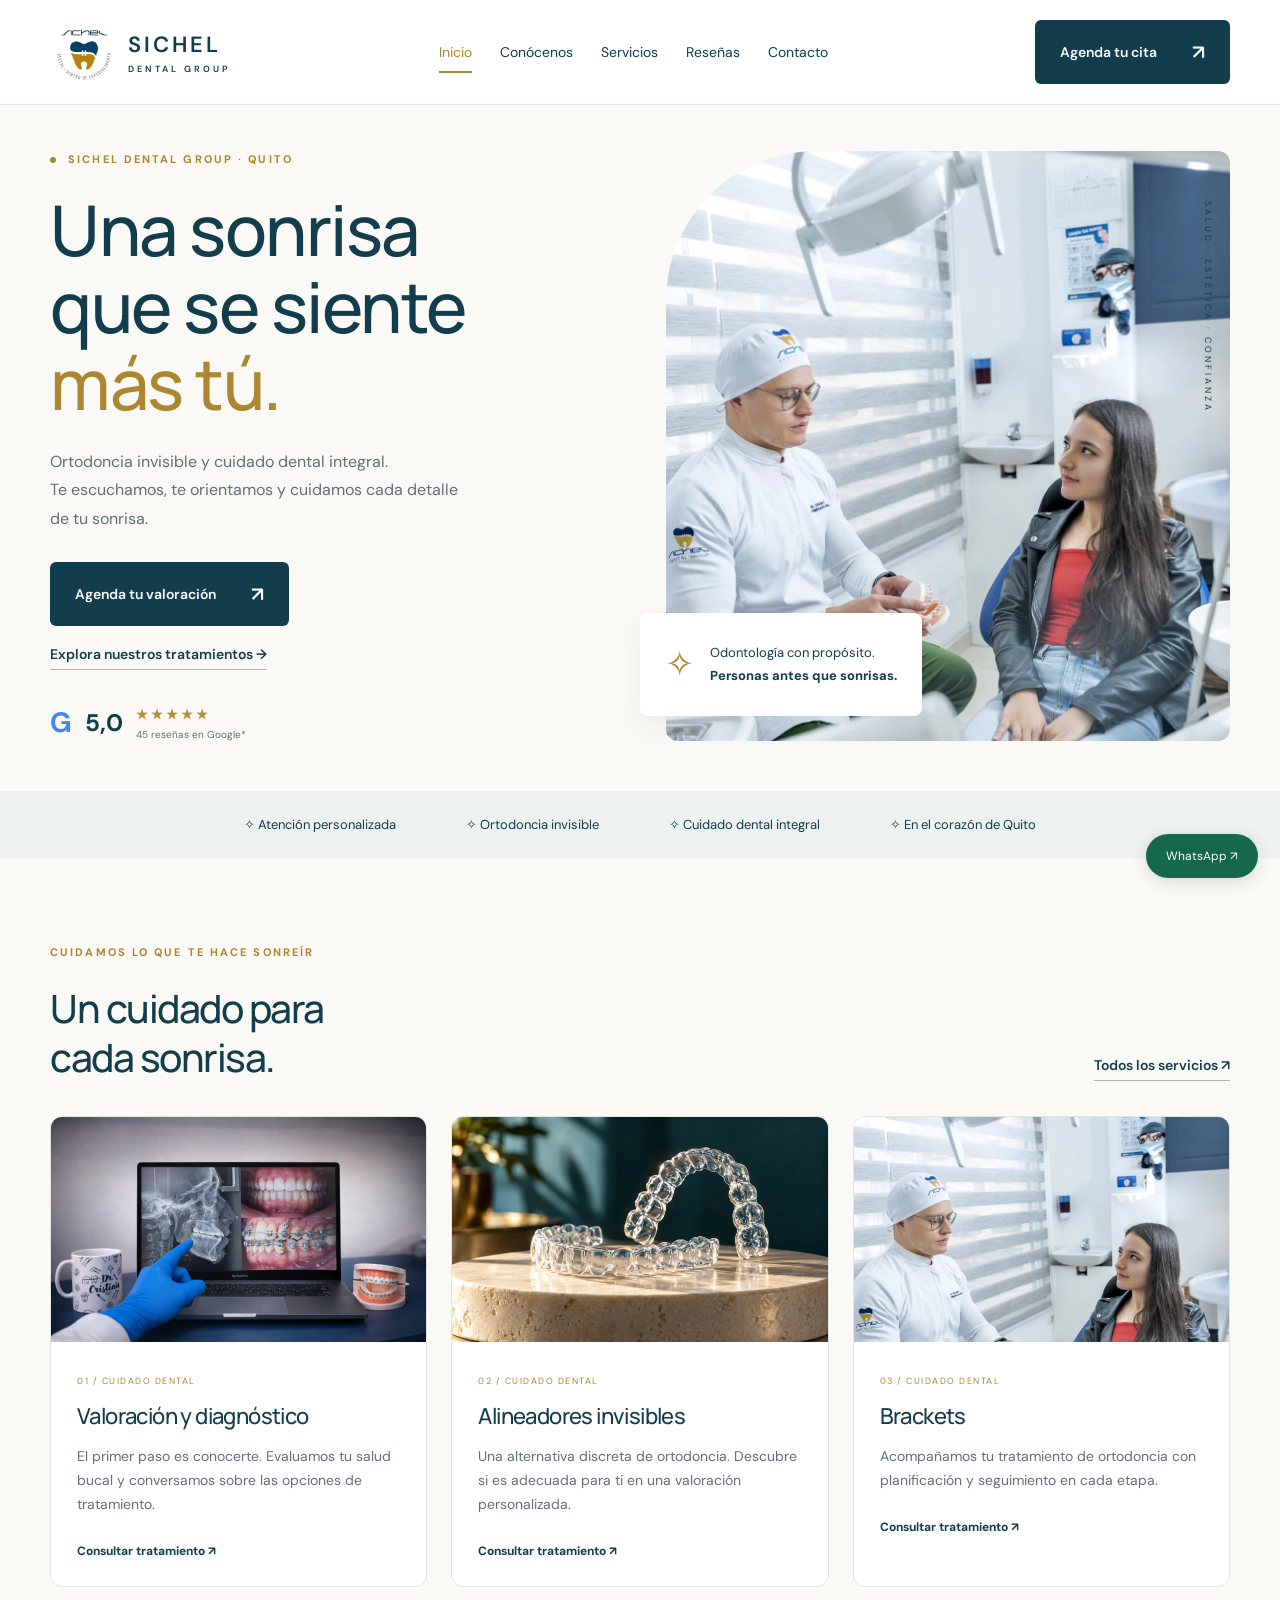
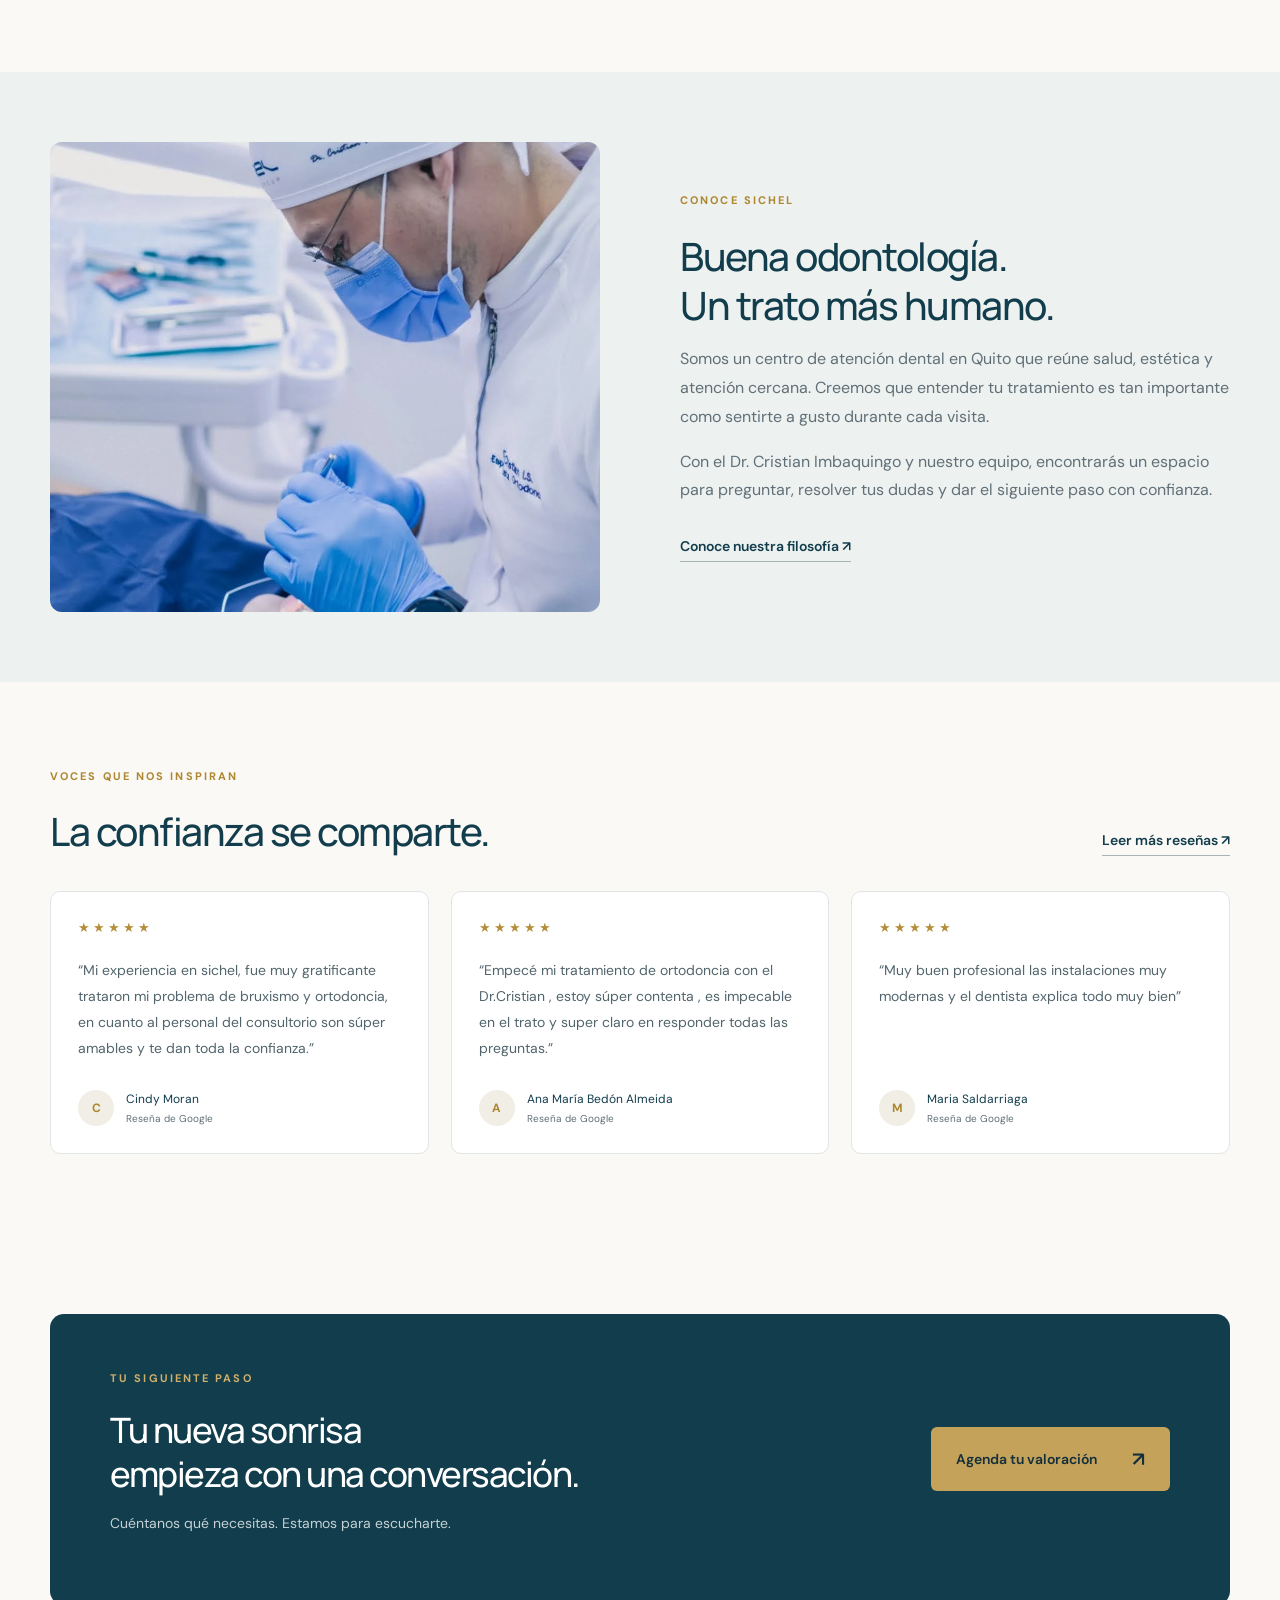
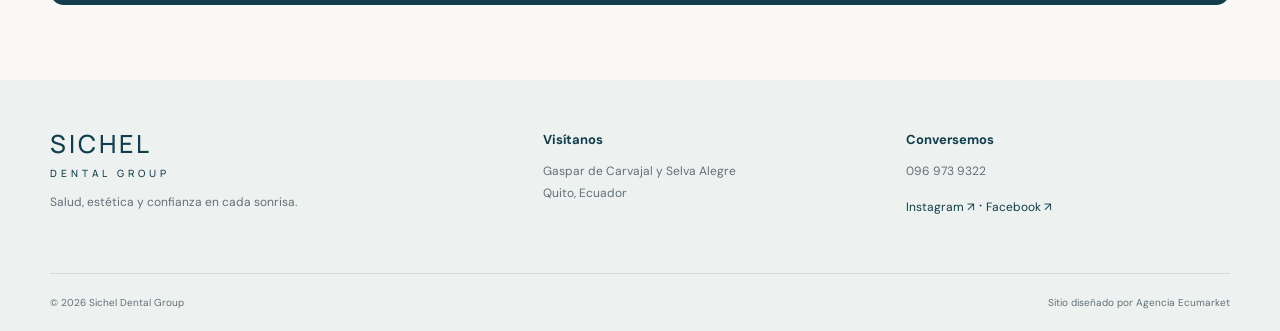
<file: index.html>
<!doctype html><html lang="es"><head><meta charset="UTF-8"><meta name="viewport" content="width=device-width,initial-scale=1"><title>Inicio | Sichel Dental Group · Quito</title><meta name="description" content="Sichel Dental Group en Quito. Ortodoncia invisible y atención dental integral. Agenda tu valoración al 096 973 9322."><link rel="icon" href="assets/logo.webp"><link rel="stylesheet" href="style.css"></head><body><header><div class="header-inner wrap"><a class="brand" href="index.html" aria-label="Sichel Dental Group, inicio"><img src="assets/logo.webp" alt="Sichel Dental"><span>SICHEL<small>DENTAL GROUP</small></span></a><button class="menu-toggle" aria-label="Abrir menú" aria-expanded="false">☰</button><nav><a class="active" href="index.html">Inicio</a><a class="" href="conocenos.html">Conócenos</a><a class="" href="servicios.html">Servicios</a><a class="" href="resenas.html">Reseñas</a><a class="" href="contacto.html">Contacto</a></nav><a class="btn" href="https://wa.me/593969739322" target="_blank" rel="noopener">Agenda tu cita <span>↗</span></a></div></header><main><section class="hero wrap"><div class="hero-copy"><div class="eyebrow"><i></i> SICHEL DENTAL GROUP · QUITO</div><h1>Una sonrisa<br>que se siente<br><em>más tú.</em></h1><p>Ortodoncia invisible y cuidado dental integral.<br>Te escuchamos, te orientamos y cuidamos cada detalle de tu sonrisa.</p><a class="btn" href="https://wa.me/593969739322" target="_blank" rel="noopener">Agenda tu valoración <span>↗</span></a><a class="text-link" href="servicios.html">Explora nuestros tratamientos →</a><div class="rating"><span class="google">G</span><strong>5,0</strong><span><b class="stars">★★★★★</b><small>45 reseñas en Google*</small></span></div></div><div class="hero-image"><img src="assets/consultation.webp" alt="Atención personalizada en Sichel Dental Group"><div class="image-caption"><span class="seal">✧</span><div>Odontología con propósito.<br><b>Personas antes que sonrisas.</b></div></div><span class="vertical">SALUD · ESTÉTICA · CONFIANZA</span></div></section><div class="benefits"><span>✧ Atención personalizada</span><span>✧ Ortodoncia invisible</span><span>✧ Cuidado dental integral</span><span>✧ En el corazón de Quito</span></div><section class="wrap section"><div class="section-head"><div><div class="eyebrow">CUIDAMOS LO QUE TE HACE SONREÍR</div><h2>Un cuidado para<br>cada sonrisa.</h2></div><a class="text-link" href="servicios.html">Todos los servicios ↗</a></div><div class="services"><article class="service"><img src="assets/diagnosis.webp" alt="Valoración y diagnóstico" loading="lazy"><div><small>01 / CUIDADO DENTAL</small><h3>Valoración y diagnóstico</h3><p>El primer paso es conocerte. Evaluamos tu salud bucal y conversamos sobre las opciones de tratamiento.</p><a href="https://wa.me/593969739322?text=Hola%2C%20quiero%20información%20sobre%20Valoración y diagnóstico" target="_blank" rel="noopener">Consultar tratamiento ↗</a></div></article><article class="service"><img src="assets/aligners.webp" alt="Alineadores invisibles" loading="lazy"><div><small>02 / CUIDADO DENTAL</small><h3>Alineadores invisibles</h3><p>Una alternativa discreta de ortodoncia. Descubre si es adecuada para ti en una valoración personalizada.</p><a href="https://wa.me/593969739322?text=Hola%2C%20quiero%20información%20sobre%20Alineadores invisibles" target="_blank" rel="noopener">Consultar tratamiento ↗</a></div></article><article class="service"><img src="assets/consultation.webp" alt="Brackets" loading="lazy"><div><small>03 / CUIDADO DENTAL</small><h3>Brackets</h3><p>Acompañamos tu tratamiento de ortodoncia con planificación y seguimiento en cada etapa.</p><a href="https://wa.me/593969739322?text=Hola%2C%20quiero%20información%20sobre%20Brackets" target="_blank" rel="noopener">Consultar tratamiento ↗</a></div></article></div></section><section class="about-band"><div class="wrap split"><img class="rounded portrait" src="assets/doctor.webp" alt="Profesional de Sichel durante la atención dental" loading="lazy"><div><div class="eyebrow">CONOCE SICHEL</div><h2>Buena odontología.<br>Un trato más humano.</h2><p>Somos un centro de atención dental en Quito que reúne salud, estética y atención cercana. Creemos que entender tu tratamiento es tan importante como sentirte a gusto durante cada visita.</p><p>Con el Dr. Cristian Imbaquingo y nuestro equipo, encontrarás un espacio para preguntar, resolver tus dudas y dar el siguiente paso con confianza.</p><a class="text-link" href="conocenos.html">Conoce nuestra filosofía ↗</a></div></div></section><section class="wrap section"><div class="section-head"><div><div class="eyebrow">VOCES QUE NOS INSPIRAN</div><h2>La confianza se comparte.</h2></div><a class="text-link" href="resenas.html">Leer más reseñas ↗</a></div><div class="reviews"><article class="review"><div class="stars">★★★★★</div><blockquote>“Mi experiencia en sichel, fue muy gratificante trataron mi problema de bruxismo y ortodoncia, en cuanto al personal del consultorio son súper amables y te dan toda la confianza.”</blockquote><div class="person"><b>C</b><span>Cindy Moran<small>Reseña de Google</small></span></div></article><article class="review"><div class="stars">★★★★★</div><blockquote>“Empecé mi tratamiento de ortodoncia con el Dr.Cristian , estoy súper contenta , es impecable en el trato y super claro en responder todas las preguntas.”</blockquote><div class="person"><b>A</b><span>Ana María Bedón Almeida<small>Reseña de Google</small></span></div></article><article class="review"><div class="stars">★★★★★</div><blockquote>“Muy buen profesional las instalaciones muy modernas y el dentista explica todo muy bien”</blockquote><div class="person"><b>M</b><span>Maria Saldarriaga<small>Reseña de Google</small></span></div></article></div></section><section class="cta wrap"><div><div class="eyebrow">TU SIGUIENTE PASO</div><h2>Tu nueva sonrisa<br>empieza con una conversación.</h2><p>Cuéntanos qué necesitas. Estamos para escucharte.</p></div><a class="btn" href="https://wa.me/593969739322" target="_blank" rel="noopener">Agenda tu valoración <span>↗</span></a></section></main><footer><div class="wrap footer-top"><div><h2>SICHEL<span> DENTAL GROUP</span></h2><p>Salud, estética y confianza en cada sonrisa.</p></div><div><b>Visítanos</b><p>Gaspar de Carvajal y Selva Alegre<br>Quito, Ecuador</p></div><div><b>Conversemos</b><p><a href="tel:+593969739322">096 973 9322</a></p><a href="https://www.instagram.com/sicheldental.ec/">Instagram ↗</a> · <a href="https://www.facebook.com/sicheldental.ec/">Facebook ↗</a></div></div><div class="wrap footer-bottom"><span>© 2026 Sichel Dental Group</span><a href="https://agenciaecumarket.com" target="_blank" rel="noopener">Sitio diseñado por Agencia Ecumarket</a></div></footer><a class="floating" href="https://wa.me/593969739322" target="_blank" rel="noopener" aria-label="Escribir por WhatsApp">WhatsApp ↗</a><script src="app.js"></script></body></html>
</file>
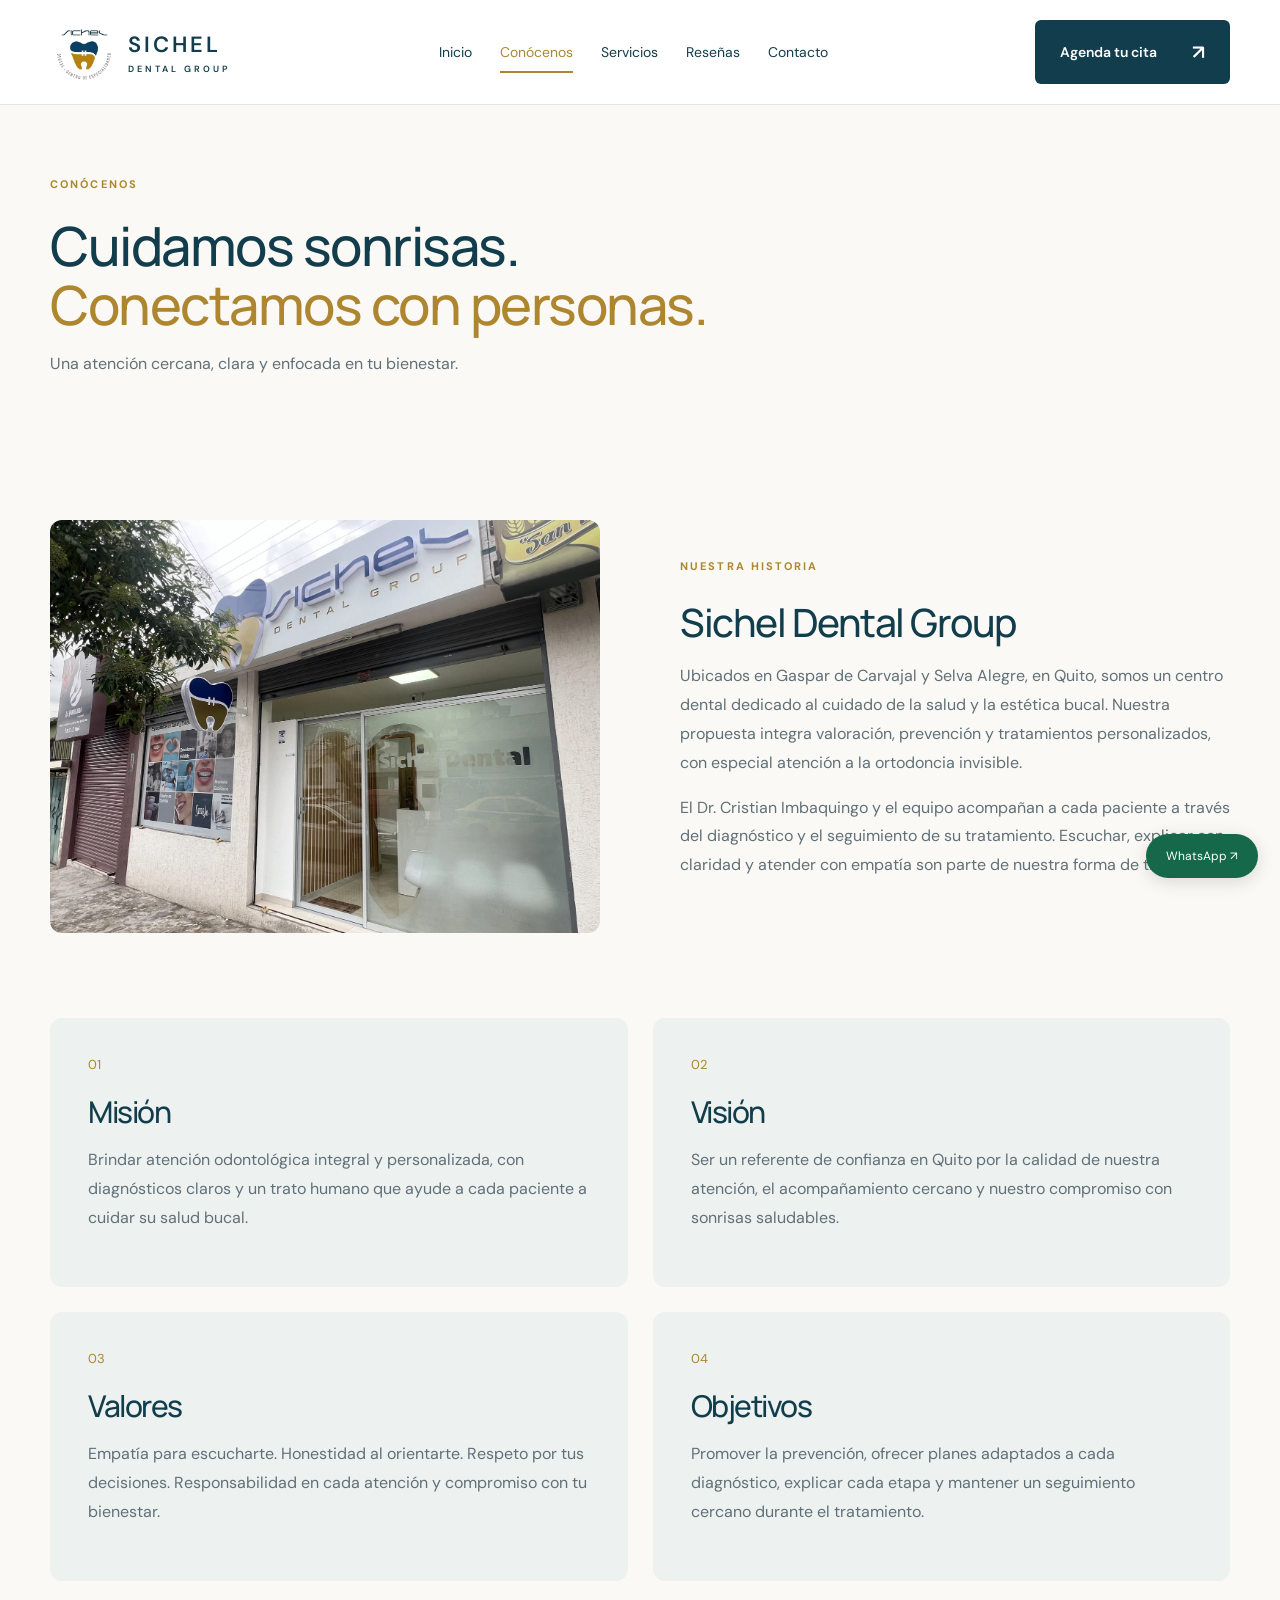
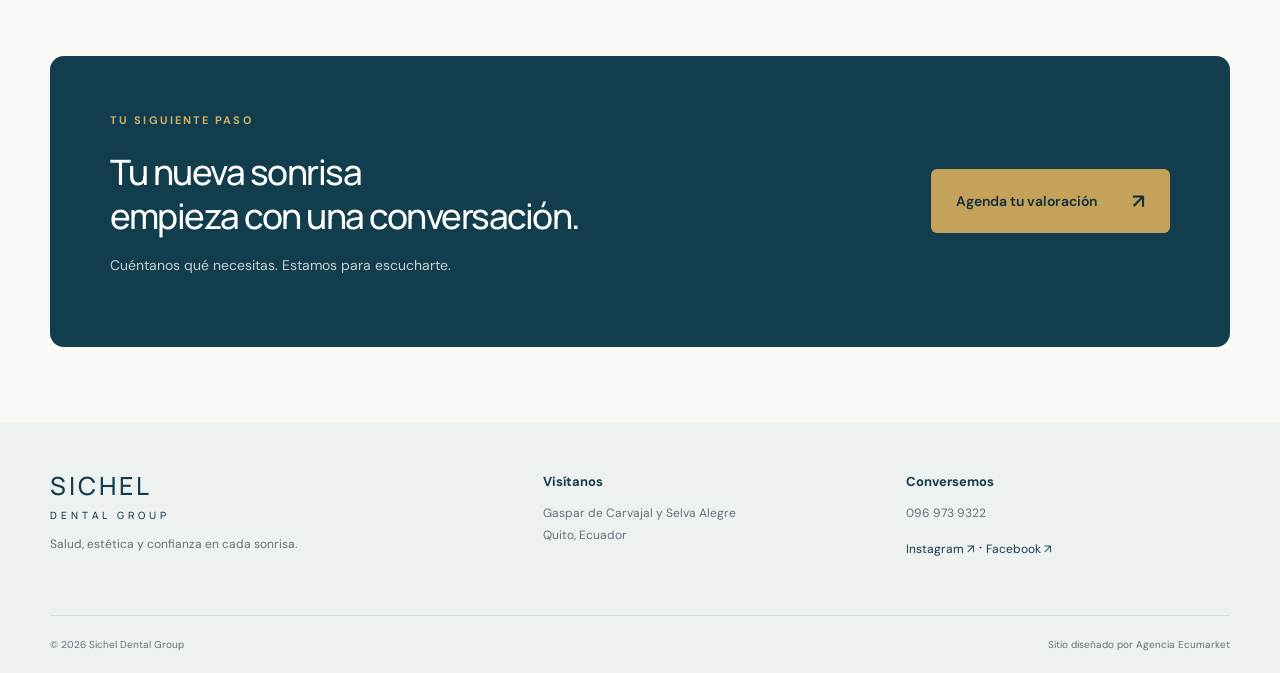
<file: conocenos.html>
<!doctype html><html lang="es"><head><meta charset="UTF-8"><meta name="viewport" content="width=device-width,initial-scale=1"><title>Conócenos | Sichel Dental Group · Quito</title><meta name="description" content="Sichel Dental Group en Quito. Ortodoncia invisible y atención dental integral. Agenda tu valoración al 096 973 9322."><link rel="icon" href="assets/logo.webp"><link rel="stylesheet" href="style.css"></head><body><header><div class="header-inner wrap"><a class="brand" href="index.html" aria-label="Sichel Dental Group, inicio"><img src="assets/logo.webp" alt="Sichel Dental"><span>SICHEL<small>DENTAL GROUP</small></span></a><button class="menu-toggle" aria-label="Abrir menú" aria-expanded="false">☰</button><nav><a class="" href="index.html">Inicio</a><a class="active" href="conocenos.html">Conócenos</a><a class="" href="servicios.html">Servicios</a><a class="" href="resenas.html">Reseñas</a><a class="" href="contacto.html">Contacto</a></nav><a class="btn" href="https://wa.me/593969739322" target="_blank" rel="noopener">Agenda tu cita <span>↗</span></a></div></header><main><section class="page-title wrap"><div class="eyebrow">CONÓCENOS</div><h1>Cuidamos sonrisas.<br><em>Conectamos con personas.</em></h1><p>Una atención cercana, clara y enfocada en tu bienestar.</p></section><section class="wrap split section"><img class="rounded" src="assets/clinic.webp" alt="Fachada real de Sichel Dental Group en Quito"><div><div class="eyebrow">NUESTRA HISTORIA</div><h2>Sichel Dental Group</h2><p>Ubicados en Gaspar de Carvajal y Selva Alegre, en Quito, somos un centro dental dedicado al cuidado de la salud y la estética bucal. Nuestra propuesta integra valoración, prevención y tratamientos personalizados, con especial atención a la ortodoncia invisible.</p><p>El Dr. Cristian Imbaquingo y el equipo acompañan a cada paciente a través del diagnóstico y el seguimiento de su tratamiento. Escuchar, explicar con claridad y atender con empatía son parte de nuestra forma de trabajar.</p></div></section><section class="wrap principles"><article><span>01</span><h2>Misión</h2><p>Brindar atención odontológica integral y personalizada, con diagnósticos claros y un trato humano que ayude a cada paciente a cuidar su salud bucal.</p></article><article><span>02</span><h2>Visión</h2><p>Ser un referente de confianza en Quito por la calidad de nuestra atención, el acompañamiento cercano y nuestro compromiso con sonrisas saludables.</p></article><article><span>03</span><h2>Valores</h2><p>Empatía para escucharte. Honestidad al orientarte. Respeto por tus decisiones. Responsabilidad en cada atención y compromiso con tu bienestar.</p></article><article><span>04</span><h2>Objetivos</h2><p>Promover la prevención, ofrecer planes adaptados a cada diagnóstico, explicar cada etapa y mantener un seguimiento cercano durante el tratamiento.</p></article></section><section class="cta wrap"><div><div class="eyebrow">TU SIGUIENTE PASO</div><h2>Tu nueva sonrisa<br>empieza con una conversación.</h2><p>Cuéntanos qué necesitas. Estamos para escucharte.</p></div><a class="btn" href="https://wa.me/593969739322" target="_blank" rel="noopener">Agenda tu valoración <span>↗</span></a></section></main><footer><div class="wrap footer-top"><div><h2>SICHEL<span> DENTAL GROUP</span></h2><p>Salud, estética y confianza en cada sonrisa.</p></div><div><b>Visítanos</b><p>Gaspar de Carvajal y Selva Alegre<br>Quito, Ecuador</p></div><div><b>Conversemos</b><p><a href="tel:+593969739322">096 973 9322</a></p><a href="https://www.instagram.com/sicheldental.ec/">Instagram ↗</a> · <a href="https://www.facebook.com/sicheldental.ec/">Facebook ↗</a></div></div><div class="wrap footer-bottom"><span>© 2026 Sichel Dental Group</span><a href="https://agenciaecumarket.com" target="_blank" rel="noopener">Sitio diseñado por Agencia Ecumarket</a></div></footer><a class="floating" href="https://wa.me/593969739322" target="_blank" rel="noopener" aria-label="Escribir por WhatsApp">WhatsApp ↗</a><script src="app.js"></script></body></html>
</file>
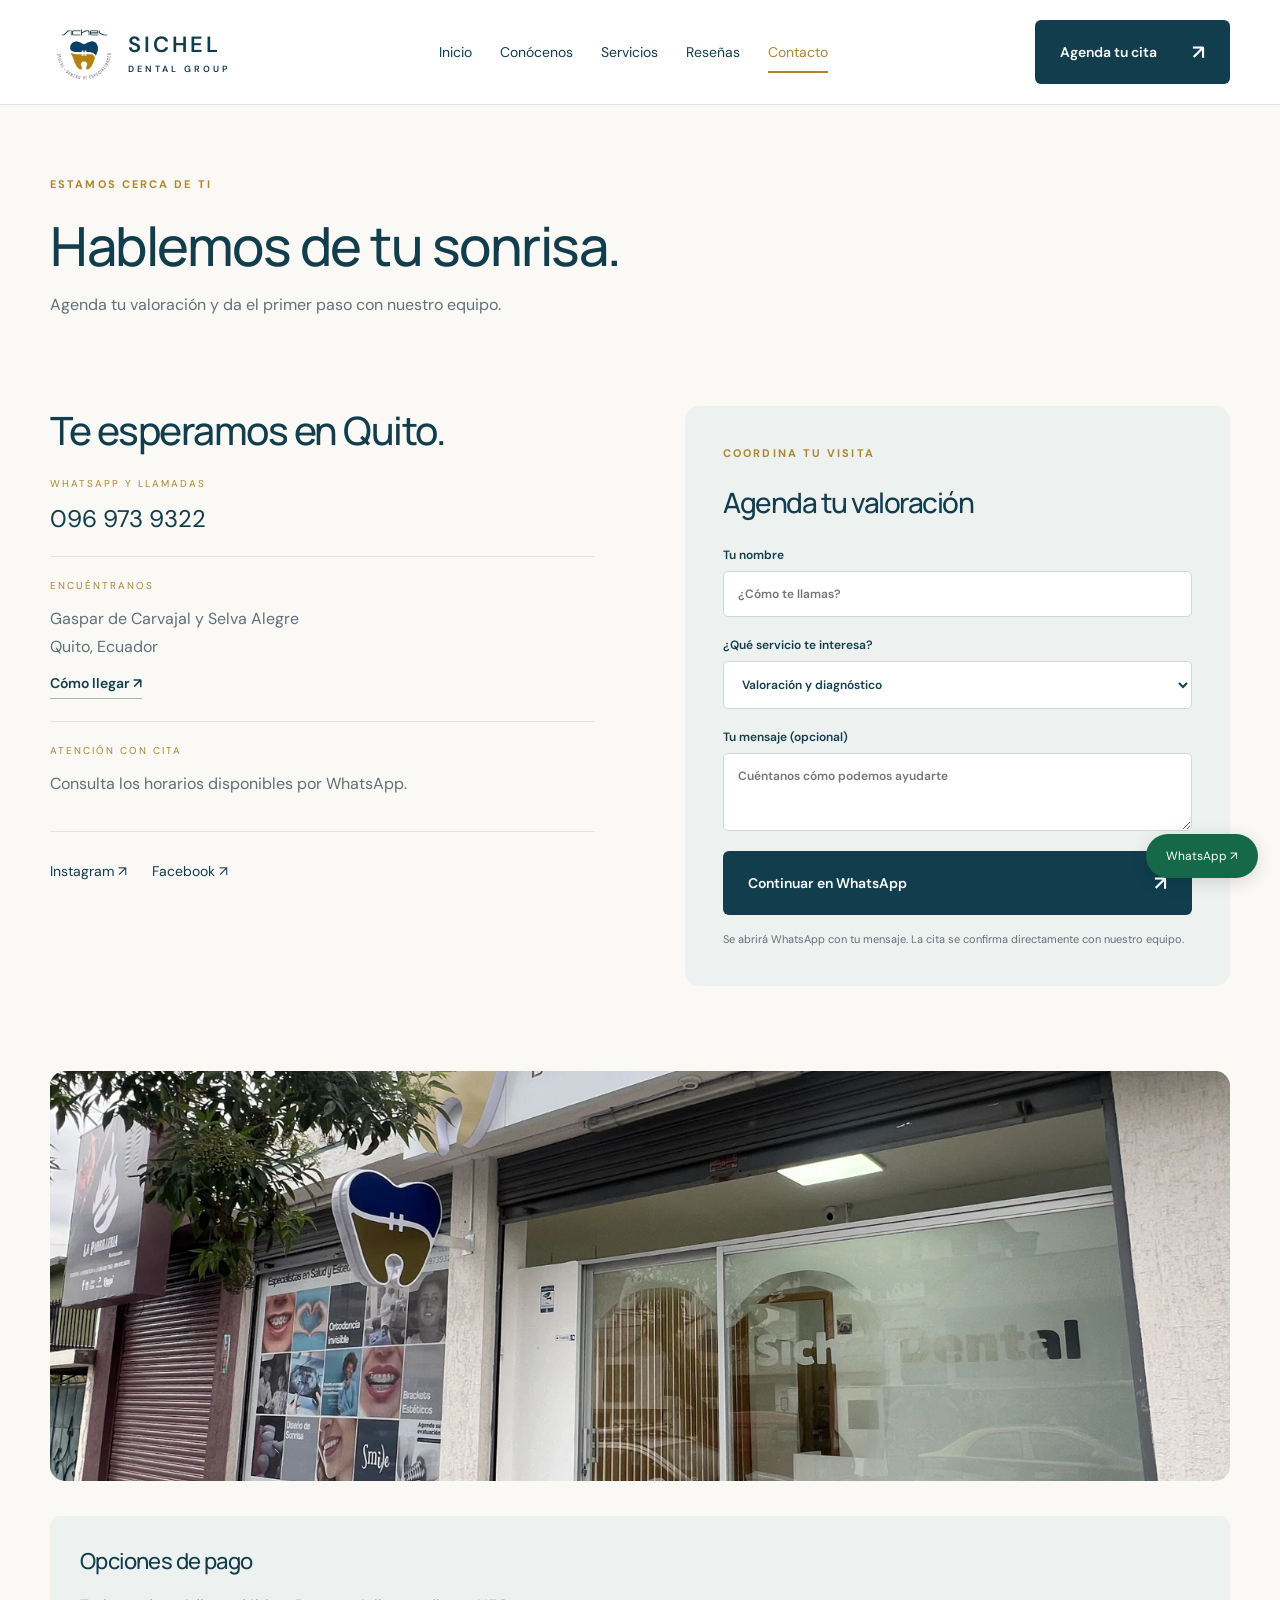
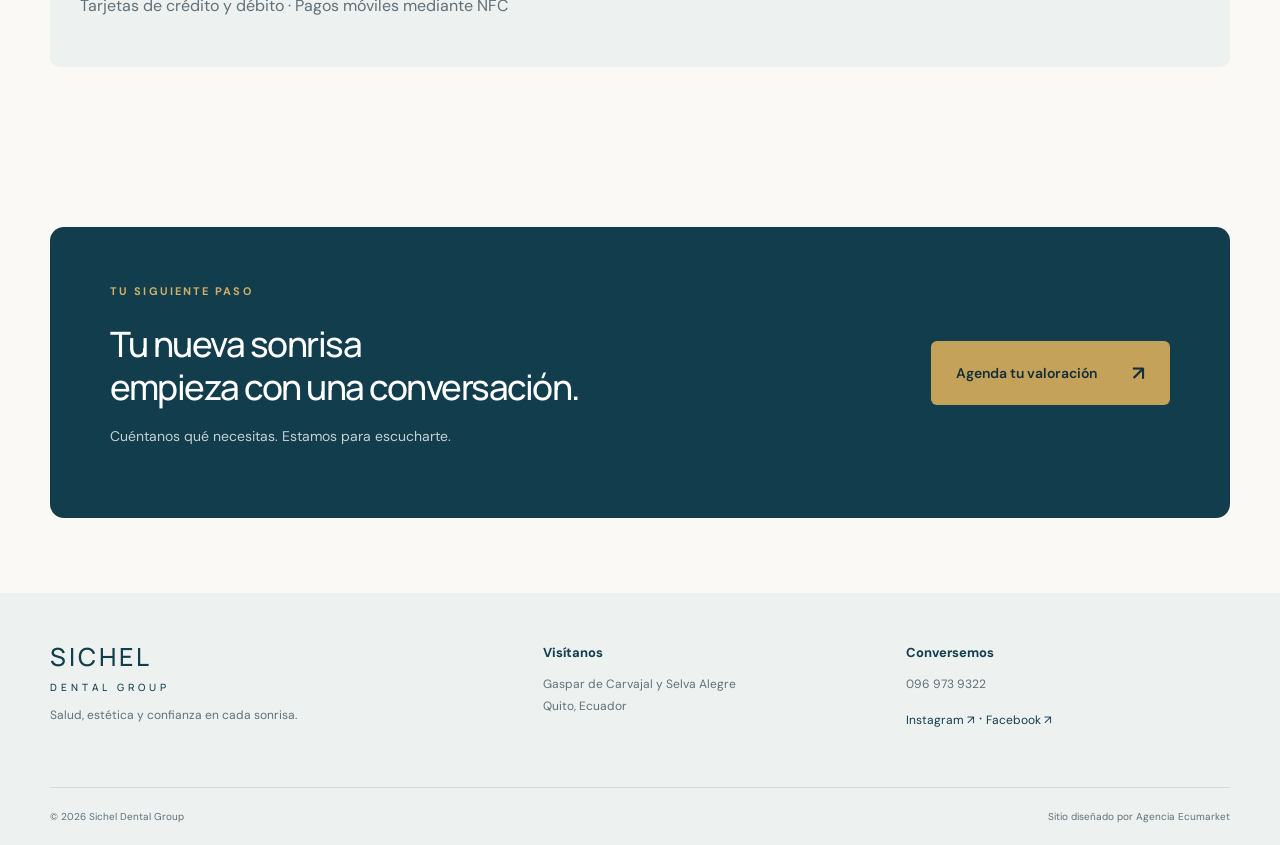
<file: contacto.html>
<!doctype html><html lang="es"><head><meta charset="UTF-8"><meta name="viewport" content="width=device-width,initial-scale=1"><title>Contacto | Sichel Dental Group · Quito</title><meta name="description" content="Sichel Dental Group en Quito. Ortodoncia invisible y atención dental integral. Agenda tu valoración al 096 973 9322."><link rel="icon" href="assets/logo.webp"><link rel="stylesheet" href="style.css"></head><body><header><div class="header-inner wrap"><a class="brand" href="index.html" aria-label="Sichel Dental Group, inicio"><img src="assets/logo.webp" alt="Sichel Dental"><span>SICHEL<small>DENTAL GROUP</small></span></a><button class="menu-toggle" aria-label="Abrir menú" aria-expanded="false">☰</button><nav><a class="" href="index.html">Inicio</a><a class="" href="conocenos.html">Conócenos</a><a class="" href="servicios.html">Servicios</a><a class="" href="resenas.html">Reseñas</a><a class="active" href="contacto.html">Contacto</a></nav><a class="btn" href="https://wa.me/593969739322" target="_blank" rel="noopener">Agenda tu cita <span>↗</span></a></div></header><main><section class="page-title wrap"><div class="eyebrow">ESTAMOS CERCA DE TI</div><h1>Hablemos de tu sonrisa.</h1><p>Agenda tu valoración y da el primer paso con nuestro equipo.</p></section><section class="wrap contact-grid"><div><h2>Te esperamos en Quito.</h2><div class="contact-row"><small>WHATSAPP Y LLAMADAS</small><a href="tel:+593969739322">096 973 9322</a></div><div class="contact-row"><small>ENCUÉNTRANOS</small><p>Gaspar de Carvajal y Selva Alegre<br>Quito, Ecuador</p><a class="text-link" href="https://www.google.com/maps/search/?api=1&query=Sichel+Dental+Group+Gaspar+de+Carvajal+Quito" target="_blank" rel="noopener">Cómo llegar ↗</a></div><div class="contact-row"><small>ATENCIÓN CON CITA</small><p>Consulta los horarios disponibles por WhatsApp.</p></div><div class="social"><a href="https://www.instagram.com/sicheldental.ec/" target="_blank" rel="noopener">Instagram ↗</a><a href="https://www.facebook.com/sicheldental.ec/" target="_blank" rel="noopener">Facebook ↗</a></div></div><form id="appointment"><div class="eyebrow">COORDINA TU VISITA</div><h2>Agenda tu valoración</h2><label>Tu nombre<input name="nombre" placeholder="¿Cómo te llamas?" required maxlength="90" autocomplete="given-name"></label><label>¿Qué servicio te interesa?<select name="servicio"><option>Valoración y diagnóstico</option><option>Alineadores invisibles</option><option>Brackets</option><option>Limpieza dental</option><option>Calzas dentales</option><option>Blanqueamiento</option><option>Placas para bruxismo</option><option>Implantes dentales</option><option>Otra consulta</option></select></label><label>Tu mensaje (opcional)<textarea name="mensaje" rows="3" placeholder="Cuéntanos cómo podemos ayudarte" maxlength="600"></textarea></label><button class="btn" type="submit">Continuar en WhatsApp <span>↗</span></button><small>Se abrirá WhatsApp con tu mensaje. La cita se confirma directamente con nuestro equipo.</small></form></section><section class="wrap section"><img class="location-img" src="assets/clinic.webp" alt="Entrada del consultorio Sichel Dental Group"><div class="note"><h3>Opciones de pago</h3><p>Tarjetas de crédito y débito · Pagos móviles mediante NFC</p></div></section><section class="cta wrap"><div><div class="eyebrow">TU SIGUIENTE PASO</div><h2>Tu nueva sonrisa<br>empieza con una conversación.</h2><p>Cuéntanos qué necesitas. Estamos para escucharte.</p></div><a class="btn" href="https://wa.me/593969739322" target="_blank" rel="noopener">Agenda tu valoración <span>↗</span></a></section></main><footer><div class="wrap footer-top"><div><h2>SICHEL<span> DENTAL GROUP</span></h2><p>Salud, estética y confianza en cada sonrisa.</p></div><div><b>Visítanos</b><p>Gaspar de Carvajal y Selva Alegre<br>Quito, Ecuador</p></div><div><b>Conversemos</b><p><a href="tel:+593969739322">096 973 9322</a></p><a href="https://www.instagram.com/sicheldental.ec/">Instagram ↗</a> · <a href="https://www.facebook.com/sicheldental.ec/">Facebook ↗</a></div></div><div class="wrap footer-bottom"><span>© 2026 Sichel Dental Group</span><a href="https://agenciaecumarket.com" target="_blank" rel="noopener">Sitio diseñado por Agencia Ecumarket</a></div></footer><a class="floating" href="https://wa.me/593969739322" target="_blank" rel="noopener" aria-label="Escribir por WhatsApp">WhatsApp ↗</a><script src="app.js"></script></body></html>
</file>
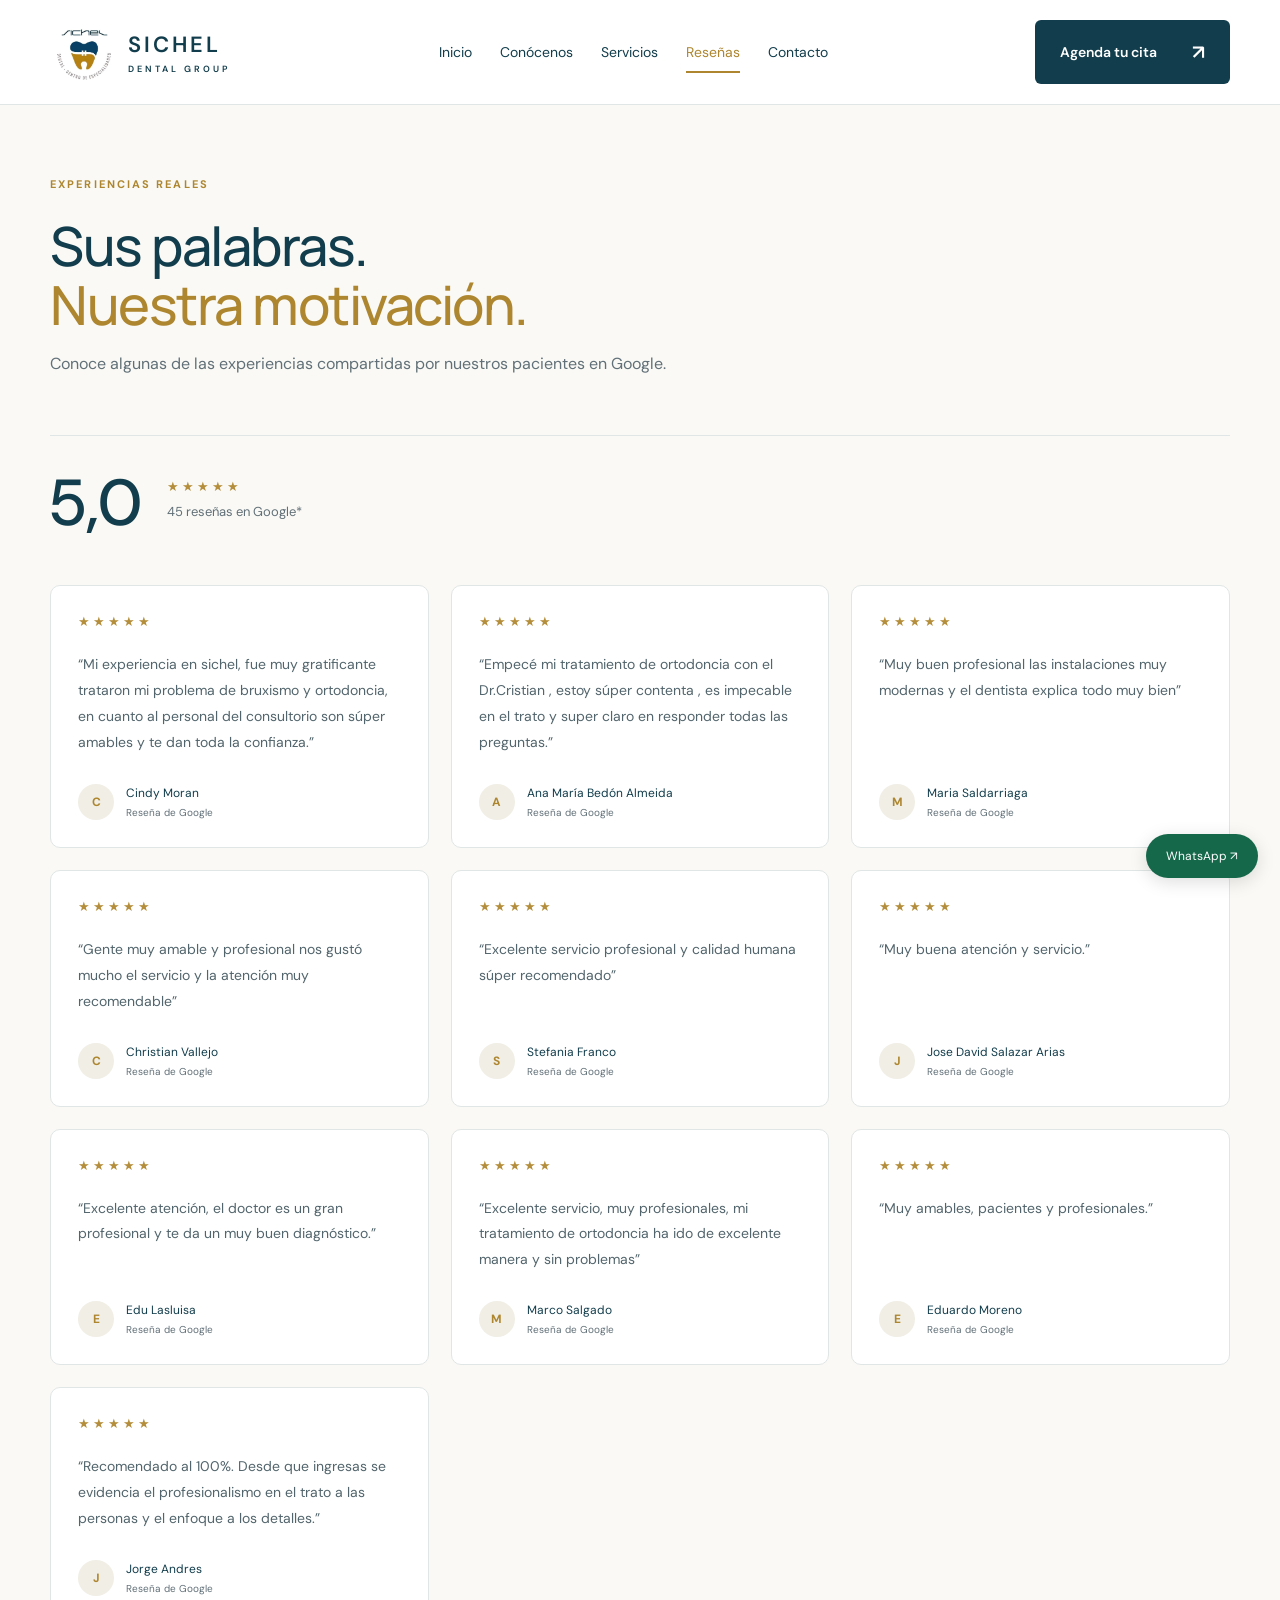
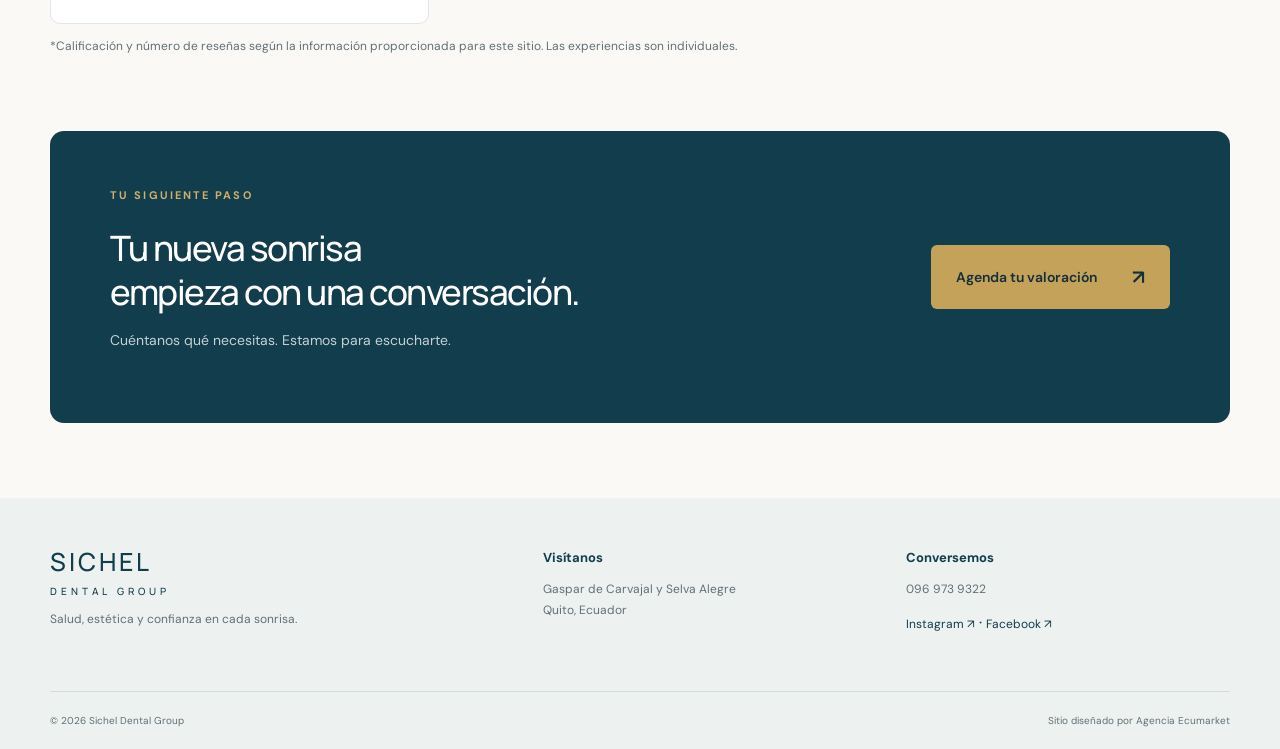
<file: resenas.html>
<!doctype html><html lang="es"><head><meta charset="UTF-8"><meta name="viewport" content="width=device-width,initial-scale=1"><title>Reseñas | Sichel Dental Group · Quito</title><meta name="description" content="Sichel Dental Group en Quito. Ortodoncia invisible y atención dental integral. Agenda tu valoración al 096 973 9322."><link rel="icon" href="assets/logo.webp"><link rel="stylesheet" href="style.css"></head><body><header><div class="header-inner wrap"><a class="brand" href="index.html" aria-label="Sichel Dental Group, inicio"><img src="assets/logo.webp" alt="Sichel Dental"><span>SICHEL<small>DENTAL GROUP</small></span></a><button class="menu-toggle" aria-label="Abrir menú" aria-expanded="false">☰</button><nav><a class="" href="index.html">Inicio</a><a class="" href="conocenos.html">Conócenos</a><a class="" href="servicios.html">Servicios</a><a class="active" href="resenas.html">Reseñas</a><a class="" href="contacto.html">Contacto</a></nav><a class="btn" href="https://wa.me/593969739322" target="_blank" rel="noopener">Agenda tu cita <span>↗</span></a></div></header><main><section class="page-title wrap"><div class="eyebrow">EXPERIENCIAS REALES</div><h1>Sus palabras.<br><em>Nuestra motivación.</em></h1><p>Conoce algunas de las experiencias compartidas por nuestros pacientes en Google.</p></section><section class="wrap"><div class="score"><strong>5,0</strong><div><div class="stars">★★★★★</div><p>45 reseñas en Google*</p></div></div><div class="reviews"><article class="review"><div class="stars">★★★★★</div><blockquote>“Mi experiencia en sichel, fue muy gratificante trataron mi problema de bruxismo y ortodoncia, en cuanto al personal del consultorio son súper amables y te dan toda la confianza.”</blockquote><div class="person"><b>C</b><span>Cindy Moran<small>Reseña de Google</small></span></div></article><article class="review"><div class="stars">★★★★★</div><blockquote>“Empecé mi tratamiento de ortodoncia con el Dr.Cristian , estoy súper contenta , es impecable en el trato y super claro en responder todas las preguntas.”</blockquote><div class="person"><b>A</b><span>Ana María Bedón Almeida<small>Reseña de Google</small></span></div></article><article class="review"><div class="stars">★★★★★</div><blockquote>“Muy buen profesional las instalaciones muy modernas y el dentista explica todo muy bien”</blockquote><div class="person"><b>M</b><span>Maria Saldarriaga<small>Reseña de Google</small></span></div></article><article class="review"><div class="stars">★★★★★</div><blockquote>“Gente muy amable y profesional nos gustó mucho el servicio y la atención muy recomendable”</blockquote><div class="person"><b>C</b><span>Christian Vallejo<small>Reseña de Google</small></span></div></article><article class="review"><div class="stars">★★★★★</div><blockquote>“Excelente servicio profesional y calidad humana súper recomendado”</blockquote><div class="person"><b>S</b><span>Stefania Franco<small>Reseña de Google</small></span></div></article><article class="review"><div class="stars">★★★★★</div><blockquote>“Muy buena atención y servicio.”</blockquote><div class="person"><b>J</b><span>Jose David Salazar Arias<small>Reseña de Google</small></span></div></article><article class="review"><div class="stars">★★★★★</div><blockquote>“Excelente atención, el doctor es un gran profesional y te da un muy buen diagnóstico.”</blockquote><div class="person"><b>E</b><span>Edu Lasluisa<small>Reseña de Google</small></span></div></article><article class="review"><div class="stars">★★★★★</div><blockquote>“Excelente servicio, muy profesionales, mi tratamiento de ortodoncia ha ido de excelente manera y sin problemas”</blockquote><div class="person"><b>M</b><span>Marco Salgado<small>Reseña de Google</small></span></div></article><article class="review"><div class="stars">★★★★★</div><blockquote>“Muy amables, pacientes y profesionales.”</blockquote><div class="person"><b>E</b><span>Eduardo Moreno<small>Reseña de Google</small></span></div></article><article class="review"><div class="stars">★★★★★</div><blockquote>“Recomendado al 100%. Desde que ingresas se evidencia el profesionalismo en el trato a las personas y el enfoque a los detalles.”</blockquote><div class="person"><b>J</b><span>Jorge Andres<small>Reseña de Google</small></span></div></article></div><p class="fine">*Calificación y número de reseñas según la información proporcionada para este sitio. Las experiencias son individuales.</p></section><section class="cta wrap"><div><div class="eyebrow">TU SIGUIENTE PASO</div><h2>Tu nueva sonrisa<br>empieza con una conversación.</h2><p>Cuéntanos qué necesitas. Estamos para escucharte.</p></div><a class="btn" href="https://wa.me/593969739322" target="_blank" rel="noopener">Agenda tu valoración <span>↗</span></a></section></main><footer><div class="wrap footer-top"><div><h2>SICHEL<span> DENTAL GROUP</span></h2><p>Salud, estética y confianza en cada sonrisa.</p></div><div><b>Visítanos</b><p>Gaspar de Carvajal y Selva Alegre<br>Quito, Ecuador</p></div><div><b>Conversemos</b><p><a href="tel:+593969739322">096 973 9322</a></p><a href="https://www.instagram.com/sicheldental.ec/">Instagram ↗</a> · <a href="https://www.facebook.com/sicheldental.ec/">Facebook ↗</a></div></div><div class="wrap footer-bottom"><span>© 2026 Sichel Dental Group</span><a href="https://agenciaecumarket.com" target="_blank" rel="noopener">Sitio diseñado por Agencia Ecumarket</a></div></footer><a class="floating" href="https://wa.me/593969739322" target="_blank" rel="noopener" aria-label="Escribir por WhatsApp">WhatsApp ↗</a><script src="app.js"></script></body></html>
</file>
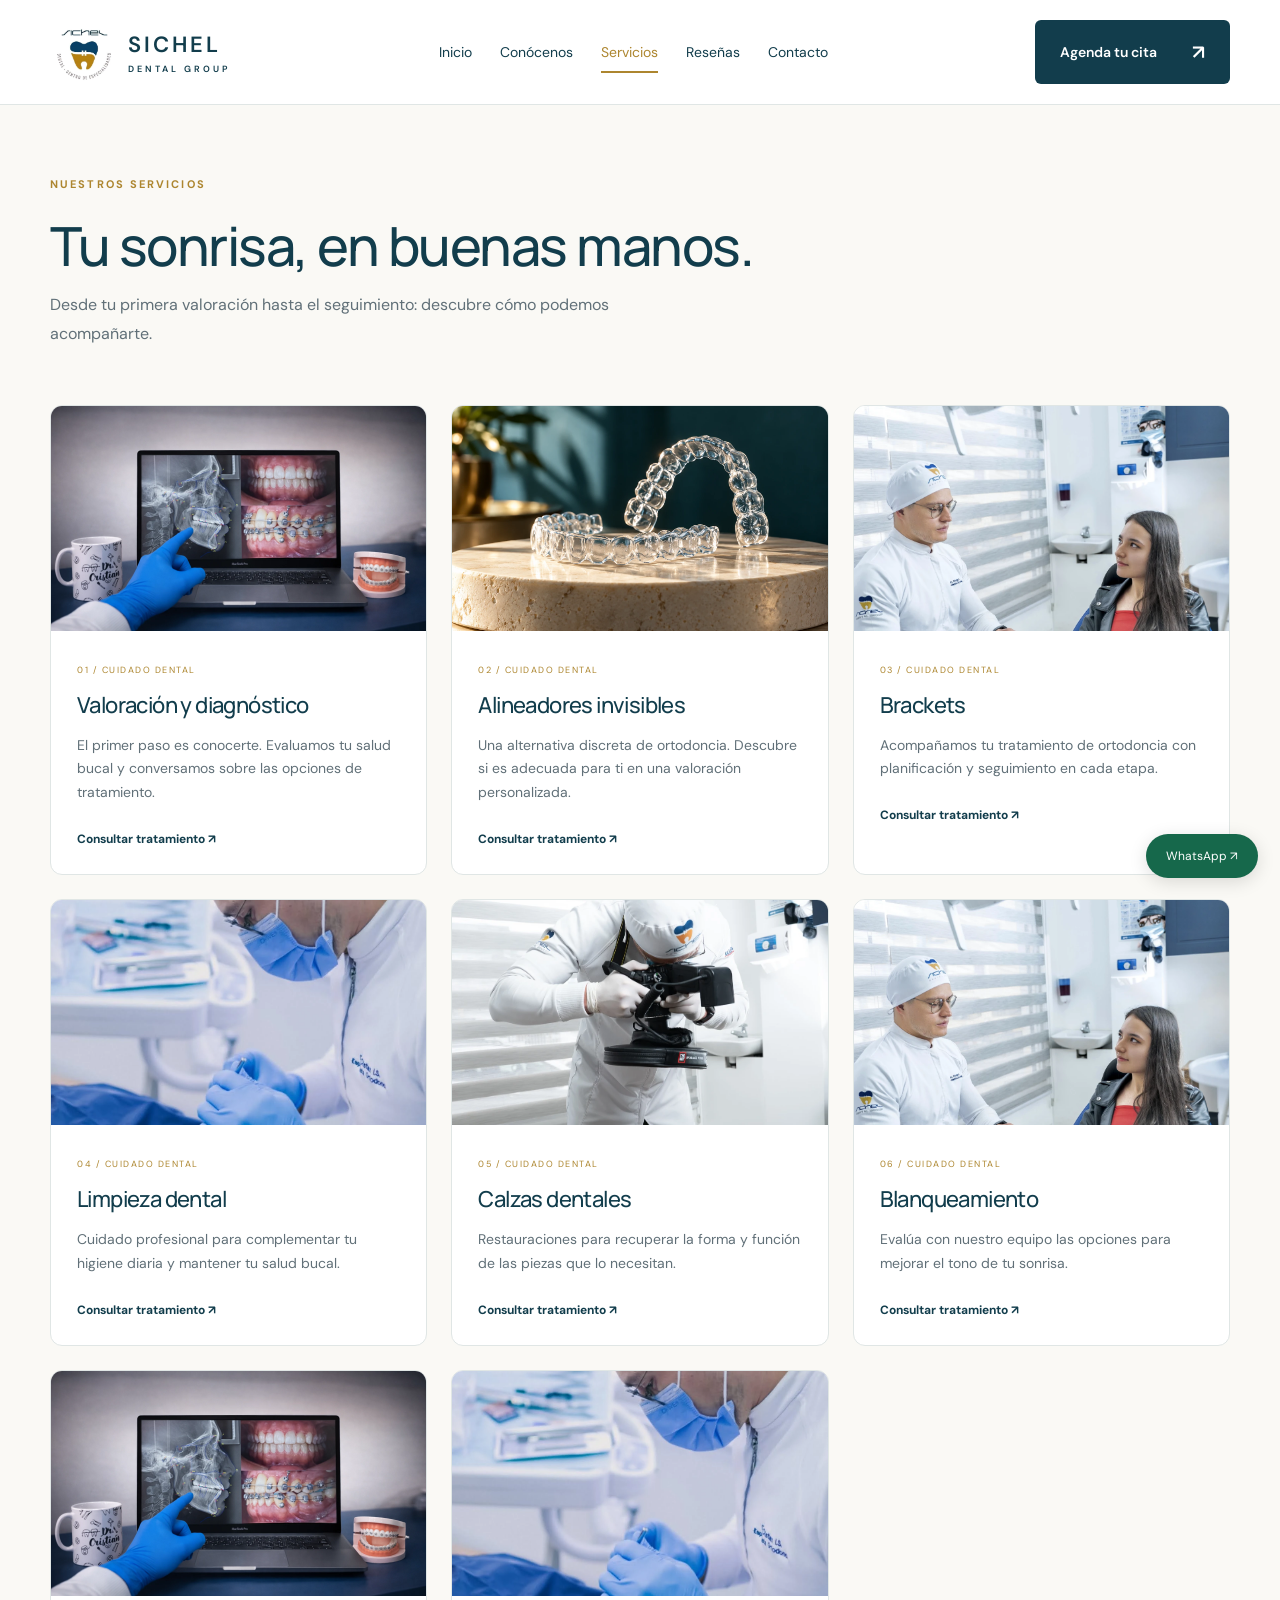
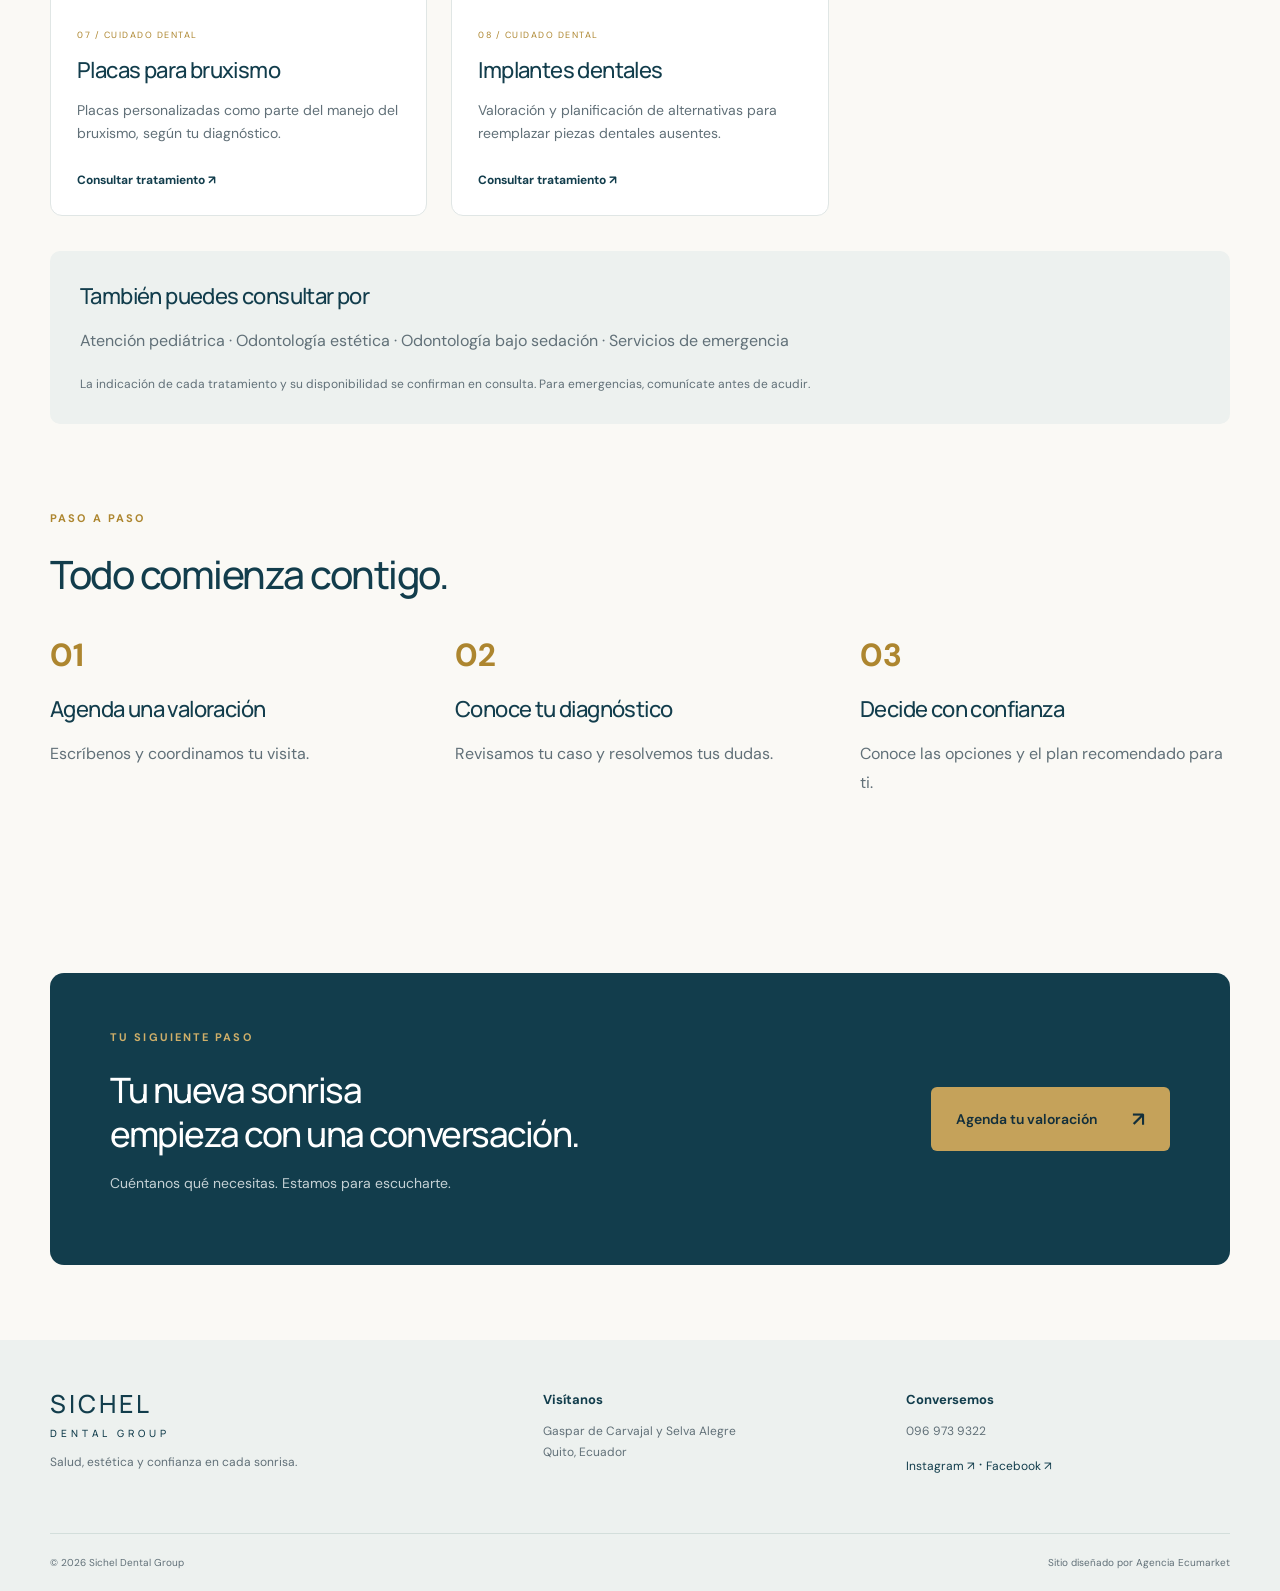
<file: servicios.html>
<!doctype html><html lang="es"><head><meta charset="UTF-8"><meta name="viewport" content="width=device-width,initial-scale=1"><title>Servicios | Sichel Dental Group · Quito</title><meta name="description" content="Sichel Dental Group en Quito. Ortodoncia invisible y atención dental integral. Agenda tu valoración al 096 973 9322."><link rel="icon" href="assets/logo.webp"><link rel="stylesheet" href="style.css"></head><body><header><div class="header-inner wrap"><a class="brand" href="index.html" aria-label="Sichel Dental Group, inicio"><img src="assets/logo.webp" alt="Sichel Dental"><span>SICHEL<small>DENTAL GROUP</small></span></a><button class="menu-toggle" aria-label="Abrir menú" aria-expanded="false">☰</button><nav><a class="" href="index.html">Inicio</a><a class="" href="conocenos.html">Conócenos</a><a class="active" href="servicios.html">Servicios</a><a class="" href="resenas.html">Reseñas</a><a class="" href="contacto.html">Contacto</a></nav><a class="btn" href="https://wa.me/593969739322" target="_blank" rel="noopener">Agenda tu cita <span>↗</span></a></div></header><main><section class="page-title wrap"><div class="eyebrow">NUESTROS SERVICIOS</div><h1>Tu sonrisa, en buenas manos.</h1><p>Desde tu primera valoración hasta el seguimiento: descubre cómo podemos acompañarte.</p></section><section class="wrap"><div class="services"><article class="service"><img src="assets/diagnosis.webp" alt="Valoración y diagnóstico" loading="lazy"><div><small>01 / CUIDADO DENTAL</small><h3>Valoración y diagnóstico</h3><p>El primer paso es conocerte. Evaluamos tu salud bucal y conversamos sobre las opciones de tratamiento.</p><a href="https://wa.me/593969739322?text=Hola%2C%20quiero%20información%20sobre%20Valoración y diagnóstico" target="_blank" rel="noopener">Consultar tratamiento ↗</a></div></article><article class="service"><img src="assets/aligners.webp" alt="Alineadores invisibles" loading="lazy"><div><small>02 / CUIDADO DENTAL</small><h3>Alineadores invisibles</h3><p>Una alternativa discreta de ortodoncia. Descubre si es adecuada para ti en una valoración personalizada.</p><a href="https://wa.me/593969739322?text=Hola%2C%20quiero%20información%20sobre%20Alineadores invisibles" target="_blank" rel="noopener">Consultar tratamiento ↗</a></div></article><article class="service"><img src="assets/consultation.webp" alt="Brackets" loading="lazy"><div><small>03 / CUIDADO DENTAL</small><h3>Brackets</h3><p>Acompañamos tu tratamiento de ortodoncia con planificación y seguimiento en cada etapa.</p><a href="https://wa.me/593969739322?text=Hola%2C%20quiero%20información%20sobre%20Brackets" target="_blank" rel="noopener">Consultar tratamiento ↗</a></div></article><article class="service"><img src="assets/doctor.webp" alt="Limpieza dental" loading="lazy"><div><small>04 / CUIDADO DENTAL</small><h3>Limpieza dental</h3><p>Cuidado profesional para complementar tu higiene diaria y mantener tu salud bucal.</p><a href="https://wa.me/593969739322?text=Hola%2C%20quiero%20información%20sobre%20Limpieza dental" target="_blank" rel="noopener">Consultar tratamiento ↗</a></div></article><article class="service"><img src="assets/photo.webp" alt="Calzas dentales" loading="lazy"><div><small>05 / CUIDADO DENTAL</small><h3>Calzas dentales</h3><p>Restauraciones para recuperar la forma y función de las piezas que lo necesitan.</p><a href="https://wa.me/593969739322?text=Hola%2C%20quiero%20información%20sobre%20Calzas dentales" target="_blank" rel="noopener">Consultar tratamiento ↗</a></div></article><article class="service"><img src="assets/consultation.webp" alt="Blanqueamiento" loading="lazy"><div><small>06 / CUIDADO DENTAL</small><h3>Blanqueamiento</h3><p>Evalúa con nuestro equipo las opciones para mejorar el tono de tu sonrisa.</p><a href="https://wa.me/593969739322?text=Hola%2C%20quiero%20información%20sobre%20Blanqueamiento" target="_blank" rel="noopener">Consultar tratamiento ↗</a></div></article><article class="service"><img src="assets/diagnosis.webp" alt="Placas para bruxismo" loading="lazy"><div><small>07 / CUIDADO DENTAL</small><h3>Placas para bruxismo</h3><p>Placas personalizadas como parte del manejo del bruxismo, según tu diagnóstico.</p><a href="https://wa.me/593969739322?text=Hola%2C%20quiero%20información%20sobre%20Placas para bruxismo" target="_blank" rel="noopener">Consultar tratamiento ↗</a></div></article><article class="service"><img src="assets/doctor.webp" alt="Implantes dentales" loading="lazy"><div><small>08 / CUIDADO DENTAL</small><h3>Implantes dentales</h3><p>Valoración y planificación de alternativas para reemplazar piezas dentales ausentes.</p><a href="https://wa.me/593969739322?text=Hola%2C%20quiero%20información%20sobre%20Implantes dentales" target="_blank" rel="noopener">Consultar tratamiento ↗</a></div></article></div><div class="note"><h3>También puedes consultar por</h3><p>Atención pediátrica · Odontología estética · Odontología bajo sedación · Servicios de emergencia</p><small>La indicación de cada tratamiento y su disponibilidad se confirman en consulta. Para emergencias, comunícate antes de acudir.</small></div><section class="section"><div class="eyebrow">PASO A PASO</div><h2>Todo comienza contigo.</h2><div class="steps"><article><b>01</b><h3>Agenda una valoración</h3><p>Escríbenos y coordinamos tu visita.</p></article><article><b>02</b><h3>Conoce tu diagnóstico</h3><p>Revisamos tu caso y resolvemos tus dudas.</p></article><article><b>03</b><h3>Decide con confianza</h3><p>Conoce las opciones y el plan recomendado para ti.</p></article></div></section></section><section class="cta wrap"><div><div class="eyebrow">TU SIGUIENTE PASO</div><h2>Tu nueva sonrisa<br>empieza con una conversación.</h2><p>Cuéntanos qué necesitas. Estamos para escucharte.</p></div><a class="btn" href="https://wa.me/593969739322" target="_blank" rel="noopener">Agenda tu valoración <span>↗</span></a></section></main><footer><div class="wrap footer-top"><div><h2>SICHEL<span> DENTAL GROUP</span></h2><p>Salud, estética y confianza en cada sonrisa.</p></div><div><b>Visítanos</b><p>Gaspar de Carvajal y Selva Alegre<br>Quito, Ecuador</p></div><div><b>Conversemos</b><p><a href="tel:+593969739322">096 973 9322</a></p><a href="https://www.instagram.com/sicheldental.ec/">Instagram ↗</a> · <a href="https://www.facebook.com/sicheldental.ec/">Facebook ↗</a></div></div><div class="wrap footer-bottom"><span>© 2026 Sichel Dental Group</span><a href="https://agenciaecumarket.com" target="_blank" rel="noopener">Sitio diseñado por Agencia Ecumarket</a></div></footer><a class="floating" href="https://wa.me/593969739322" target="_blank" rel="noopener" aria-label="Escribir por WhatsApp">WhatsApp ↗</a><script src="app.js"></script></body></html>
</file>
<file: style.css>
@import url('https://fonts.googleapis.com/css2?family=DM+Sans:wght@400;500;600;700&family=Manrope:wght@400;500;600;700;800&display=swap');
:root{--ink:#123d4c;--gold:#ad862f;--paper:#faf9f5;--line:#e0e6e5;--muted:#617078}*{box-sizing:border-box}body{margin:0;background:var(--paper);font-family:'DM Sans',Arial,sans-serif;color:var(--ink)}a{color:inherit;text-decoration:none}button,input,select,textarea{font:inherit}img{display:block;width:100%;object-fit:cover}p{font-size:16px;line-height:1.8;color:var(--muted)}.wrap{max-width:1240px;width:calc(100% - 100px);margin:auto}header{background:#fff;border-bottom:1px solid var(--line)}.header-inner{height:104px;display:flex;align-items:center;justify-content:space-between;gap:32px}.brand{display:flex;align-items:center;gap:10px}.brand img{width:68px;height:70px;object-fit:contain}.brand span{font-size:22px;font-weight:600;letter-spacing:3px}.brand small{display:block;font-size:9px;letter-spacing:3px;margin-top:4px}nav{display:flex;gap:28px}nav a{font-size:14px;position:relative;padding:16px 0}nav .active{color:var(--gold)}nav .active:after{position:absolute;bottom:4px;left:0;right:0;height:2px;background:var(--gold);content:''}.btn{display:inline-flex;align-items:center;justify-content:space-between;gap:35px;background:var(--ink);color:white;padding:19px 25px;border-radius:6px;font-weight:600;font-size:14px;border:0;cursor:pointer;transition:background .2s,transform .2s}.btn:hover{background:#22586b;transform:translateY(-2px)}.btn span{font-size:20px}.menu-toggle{display:none}.hero{display:grid;grid-template-columns:1fr 1fr;gap:52px;padding-top:45px;padding-bottom:50px;align-items:center}.eyebrow{font-size:11px;font-weight:700;letter-spacing:2.1px;color:var(--gold);margin-bottom:22px;line-height:1.7}.eyebrow i{display:inline-block;width:6px;height:6px;background:var(--gold);border-radius:50%;margin-right:7px}h1,h2,h3{font-family:'Manrope',Arial,sans-serif;margin:0;letter-spacing:-1.5px;font-weight:500}h1{font-size:70px;line-height:1.1}em{font-style:normal;color:var(--gold)}.hero-copy p{margin:26px 0 28px;font-size:16px;max-width:430px}.text-link{font-size:14px;font-weight:600;border-bottom:1px solid #a8b3b5;padding-bottom:6px;display:inline-block}.hero-copy>.text-link{display:block;width:max-content;margin-top:19px}.hero-image{position:relative}.hero-image>img{height:590px;border-radius:150px 12px 12px 12px;object-position:center 40%}.image-caption{position:absolute;bottom:25px;left:-26px;background:white;padding:20px 25px;display:flex;align-items:center;gap:16px;border-radius:8px;box-shadow:0 10px 30px #092d4012;font-size:13px;line-height:1.8}.seal{font-size:35px;color:var(--gold)}.vertical{position:absolute;right:16px;top:50px;writing-mode:vertical-rl;font-size:9px;letter-spacing:3px;color:var(--ink)}.rating{display:flex;align-items:center;gap:13px;margin-top:33px}.rating strong{font-size:24px}.rating small{display:block;font-size:10px;color:var(--muted);margin-top:4px}.google{font-size:28px;font-weight:bold;color:#4285f4}.stars{color:#b48e3b;letter-spacing:3px;font-size:13px}.benefits{background:#edf1ef;display:flex;justify-content:center;gap:70px;padding:25px;font-size:13px}.section{padding-top:85px;padding-bottom:85px}.section-head{display:flex;align-items:end;justify-content:space-between;margin-bottom:35px;gap:20px}h2{font-size:39px;line-height:1.25}h3{font-size:22px;letter-spacing:-.6px}.services{display:grid;grid-template-columns:repeat(3,1fr);gap:24px}.service{background:white;border:1px solid var(--line);border-radius:12px;overflow:hidden}.service img{height:225px;object-position:center 38%}.service>div{padding:26px}.service small{font-size:9px;letter-spacing:1.5px;color:var(--gold)}.service h3{margin-top:12px}.service p{font-size:14px;line-height:1.7}.service a{font-size:12px;font-weight:700;display:inline-block;margin-top:12px}.about-band{background:#edf1ef;padding:70px 0}.split{display:grid;grid-template-columns:1fr 1fr;gap:80px;align-items:center}.rounded{border-radius:12px}.portrait{height:470px;object-position:center 30%}.split .text-link{margin-top:16px}.reviews{display:grid;grid-template-columns:repeat(3,1fr);gap:22px}.review{background:#fff;border:1px solid var(--line);border-radius:10px;padding:27px;display:flex;flex-direction:column}.review blockquote{margin:22px 0 28px;font-size:14px;line-height:1.85;color:#52656c;flex:1}.person{display:flex;align-items:center;gap:12px;font-size:12px}.person>b{background:#f0eee5;width:36px;height:36px;border-radius:50%;display:grid;place-items:center;color:var(--gold)}.person small{display:block;font-size:10px;color:var(--muted);margin-top:5px}.cta{margin-top:75px;margin-bottom:75px;background:var(--ink);color:white;display:flex;align-items:center;justify-content:space-between;padding:55px 60px;border-radius:14px;gap:30px}.cta h2{font-size:35px}.cta p{color:#c5d1d5;font-size:14px}.cta .btn{background:#c5a25a;color:#132f3b;flex-shrink:0}.cta .eyebrow{color:#cfaf69}footer{background:#edf1ef}.footer-top{padding:48px 0;display:grid;grid-template-columns:1.4fr 1fr 1fr;gap:40px}.footer-top h2{font-size:25px;letter-spacing:3px}.footer-top h2 span{display:block;font-size:10px;letter-spacing:4px;margin-top:8px}.footer-top p,.footer-top a{font-size:12px}.footer-top b{font-size:13px}.footer-bottom{border-top:1px solid #d3dedb;padding:22px 0;font-size:10px;color:var(--muted);display:flex;justify-content:space-between}.floating{position:fixed;bottom:22px;right:22px;background:#16684b;color:white;border-radius:30px;padding:14px 20px;font-size:12px;box-shadow:0 4px 18px #0002;z-index:20}.page-title{padding:70px 0 40px}.page-title h1{font-size:54px;max-width:900px}.page-title p{max-width:650px}.principles{display:grid;grid-template-columns:1fr 1fr;gap:25px}.principles article{padding:38px;background:#edf1ef;border-radius:12px}.principles span{color:var(--gold);font-size:13px;display:block;margin-bottom:20px}.principles h2{font-size:30px}.note{background:#edf1ef;padding:30px;border-radius:10px;margin-top:35px}.note small,.fine{color:var(--muted);font-size:12px;line-height:1.7}.steps{display:grid;grid-template-columns:repeat(3,1fr);gap:35px;margin-top:35px}.steps b{color:var(--gold);font-size:32px;display:block;margin-bottom:18px}.score{display:flex;align-items:center;gap:25px;border-top:1px solid var(--line);padding:25px 0 40px}.score strong{font-size:65px;font-weight:500}.score p{font-size:13px;margin:5px 0}.contact-grid{display:grid;grid-template-columns:1fr 1fr;gap:90px;padding-top:30px}.contact-row{padding:22px 0;border-bottom:1px solid var(--line)}.contact-row small{display:block;letter-spacing:2px;font-size:10px;color:var(--gold);margin-bottom:13px}.contact-row>a:not(.text-link){font-size:24px}.contact-row p{margin:0 0 10px}.social{display:flex;gap:25px;margin-top:30px;font-size:14px}form{background:#edf1ef;border-radius:15px;padding:38px}form h2{font-size:28px;margin-bottom:27px}label{font-size:12px;font-weight:600;display:block;margin-bottom:20px}input,select,textarea{display:block;width:100%;margin-top:8px;padding:14px;border:1px solid #cfd9d6;border-radius:5px;background:#fff;color:var(--ink)}textarea{resize:vertical}form .btn{width:100%}form>small{display:block;margin-top:16px;font-size:11px;line-height:1.6;color:var(--muted)}.location-img{height:410px;border-radius:15px}a:focus-visible,button:focus-visible,input:focus-visible,select:focus-visible,textarea:focus-visible{outline:3px solid #ad862f;outline-offset:4px}
@media(min-width:1600px){.hero{padding-top:65px}.hero-image>img{height:650px}}@media(max-width:1050px){.wrap{width:calc(100% - 50px)}.header-inner{gap:20px}nav{gap:16px}.header-inner>.btn{display:none}h1{font-size:58px}.hero{gap:30px}.hero-image>img{height:540px}.benefits{gap:25px}.split{gap:40px}.contact-grid{gap:40px}.services{gap:16px}.service>div{padding:20px}.cta{padding:40px}}@media(max-width:720px){.wrap{width:calc(100% - 36px)}.header-inner{height:83px}.brand img{height:58px;width:55px}.brand span{font-size:18px}.menu-toggle{display:block;background:none;border:0;color:var(--ink);font-size:25px}nav{display:none;position:absolute;top:83px;left:0;right:0;background:white;padding:15px 24px;z-index:30;box-shadow:0 12px 15px #0001}nav.open{display:flex;flex-direction:column;gap:0}nav a{padding:13px}.hero{grid-template-columns:1fr;padding-top:35px;gap:35px}.hero h1{font-size:54px}.hero-copy p{font-size:15px}.eyebrow{font-size:9px}.hero-image>img{height:470px;border-radius:95px 12px 12px 12px}.image-caption{left:12px;bottom:18px;padding:15px}.vertical{right:10px}.benefits{display:grid;grid-template-columns:1fr 1fr;gap:19px;font-size:10px;padding:24px 18px}.section{padding-top:55px;padding-bottom:55px}.section-head{align-items:start;flex-direction:column;gap:20px}h2{font-size:31px}.services,.reviews,.split,.principles,.contact-grid,.steps{grid-template-columns:1fr}.service img{height:250px}.service>div{padding:25px}.split{gap:30px}.portrait{height:430px}.about-band{padding:45px 0}.cta{padding:30px 24px;margin-top:45px;margin-bottom:45px;flex-direction:column;align-items:start}.cta h2{font-size:28px}.footer-top{grid-template-columns:1fr;gap:22px;padding:35px 0}.footer-bottom{gap:18px;flex-direction:column;padding-bottom:80px}.page-title{padding-top:45px}.page-title h1{font-size:39px}.principles article{padding:28px}.contact-grid{gap:40px;padding-top:0}form{padding:26px}.location-img{height:280px}.floating{bottom:15px;right:15px}.review blockquote{margin-top:15px}.steps{gap:25px}}
</file>
